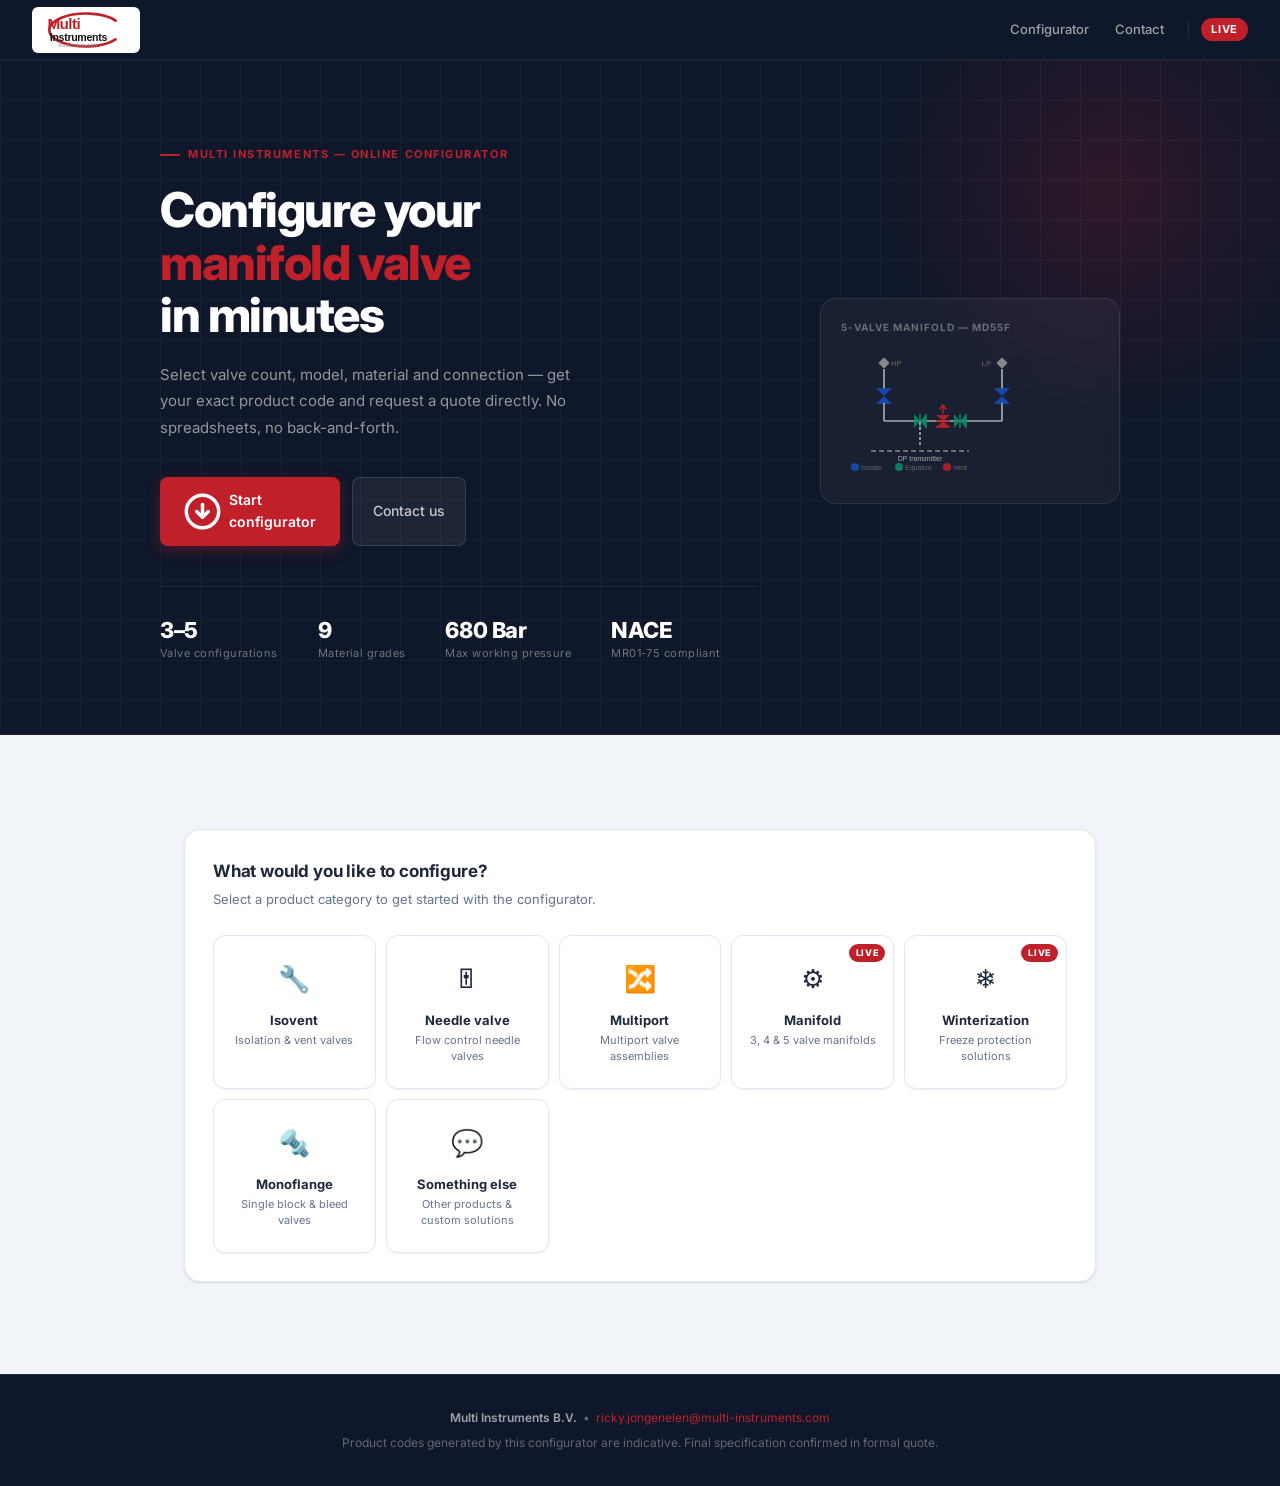
<file: index.html>
<!DOCTYPE html>
<html lang="en">
<head>
<meta charset="UTF-8">
<meta name="viewport" content="width=device-width,initial-scale=1">
<title>Multi Instruments — Product Configurator</title>
<link rel="stylesheet" href="style.css">
</head>
<body>

<!-- ── Topbar ──────────────────────────────────────────── -->
<header class="topbar">
  <a class="logo-wrap" href="#" onclick="reset();return false;">
    <!-- Multi Instruments logo — exact recreation -->
    <span style="display:inline-flex;align-items:center;background:#fff;border-radius:6px;padding:3px 8px 3px 6px;">
      <svg viewBox="0 0 160 68" xmlns="http://www.w3.org/2000/svg" style="height:40px;width:auto;flex-shrink:0;">
        <!-- Nearly complete red oval, gap at lower-right (~60°) -->
        <path d="M 132,50 A 62,28 0 1 1 132,18" stroke="#C0202A" stroke-width="4.5" fill="none" stroke-linecap="round"/>
        <!-- "Multi" bold red -->
        <text x="16" y="33" font-family="Arial Black,Arial,sans-serif" font-weight="900" font-size="26" fill="#C0202A" letter-spacing="-1">Multi</text>
        <!-- "Instruments" bold black -->
        <text x="20" y="52" font-family="Arial Black,Arial,sans-serif" font-weight="900" font-size="18" fill="#111111" letter-spacing="-0.5">Instruments</text>
        <!-- "Instrumentation" italic small -->
        <text x="34" y="63" font-family="Arial,sans-serif" font-style="italic" font-size="9" fill="#888" letter-spacing="0.3">Instrumentation</text>
      </svg>
    </span>
  </a>

  <div class="topbar-right">
    <nav class="topbar-nav">
      <a href="#configurator">Configurator</a>
      <a href="mailto:ricky.jongenelen@multi-instruments.com">Contact</a>
    </nav>
    <div class="topbar-divider"></div>
    <span class="topbar-badge">LIVE</span>
  </div>
</header>

<!-- ── Hero ────────────────────────────────────────────── -->
<section class="hero">
  <div class="hero-inner">
    <div class="hero-content">
      <div class="hero-eyebrow">Multi Instruments — Online Configurator</div>
      <h1>Configure your<br><em>manifold valve</em><br>in minutes</h1>
      <p class="hero-sub">
        Select valve count, model, material and connection — get your exact product code and request a quote directly. No spreadsheets, no back-and-forth.
      </p>
      <div class="hero-actions">
        <a class="btn-hero" href="#configurator">
          <svg viewBox="0 0 16 16" fill="none" xmlns="http://www.w3.org/2000/svg">
            <circle cx="8" cy="8" r="7" stroke="white" stroke-width="1.5"/>
            <polyline points="5.5,8 8,10.5 10.5,8" stroke="white" stroke-width="1.5" stroke-linecap="round" stroke-linejoin="round"/>
            <line x1="8" y1="5" x2="8" y2="10.5" stroke="white" stroke-width="1.5" stroke-linecap="round"/>
          </svg>
          Start configurator
        </a>
        <a class="btn-hero-ghost" href="mailto:ricky.jongenelen@multi-instruments.com">
          Contact us
        </a>
      </div>

      <div class="hero-specs">
        <div class="hero-spec">
          <div class="val">3–5</div>
          <div class="lbl">Valve configurations</div>
        </div>
        <div class="hero-spec">
          <div class="val">9</div>
          <div class="lbl">Material grades</div>
        </div>
        <div class="hero-spec">
          <div class="val">680 Bar</div>
          <div class="lbl">Max working pressure</div>
        </div>
        <div class="hero-spec">
          <div class="val">NACE</div>
          <div class="lbl">MR01-75 compliant</div>
        </div>
      </div>
    </div>

    <!-- Hero visual: mini manifold schematic -->
    <div class="hero-visual">
      <div class="hero-visual-inner">
        <div class="hero-visual-label">5-valve manifold — MD55F</div>
        <svg width="212" height="130" viewBox="0 0 212 130" xmlns="http://www.w3.org/2000/svg">
          <!-- Process connections -->
          <rect x="39" y="12" width="8" height="8" rx="1" fill="#888" transform="rotate(45,43,16)"/>
          <text x="50" y="19" font-size="7.5" font-weight="700" fill="#555" font-family="Arial,sans-serif">HP</text>
          <rect x="157" y="12" width="8" height="8" rx="1" fill="#888" transform="rotate(45,161,16)"/>
          <text x="150" y="19" font-size="7.5" font-weight="700" fill="#555" font-family="Arial,sans-serif" text-anchor="end">LP</text>

          <!-- Stems: process → ISO valves -->
          <line x1="43" y1="22" x2="43" y2="42" stroke="#bbb" stroke-width="1.5"/>
          <line x1="161" y1="22" x2="161" y2="42" stroke="#bbb" stroke-width="1.5"/>

          <!-- ISO valves (blue bowtie, vertical) -->
          <line x1="36" y1="42" x2="50" y2="42" stroke="#1a4db8" stroke-width="1.5"/>
          <polygon points="36,42 50,42 43,49" fill="#1a4db8" opacity="0.88"/>
          <polygon points="36,56 50,56 43,49" fill="#1a4db8" opacity="0.88"/>
          <line x1="36" y1="56" x2="50" y2="56" stroke="#1a4db8" stroke-width="1.5"/>

          <line x1="154" y1="42" x2="168" y2="42" stroke="#1a4db8" stroke-width="1.5"/>
          <polygon points="154,42 168,42 161,49" fill="#1a4db8" opacity="0.88"/>
          <polygon points="154,56 168,56 161,49" fill="#1a4db8" opacity="0.88"/>
          <line x1="154" y1="56" x2="168" y2="56" stroke="#1a4db8" stroke-width="1.5"/>

          <!-- Stems: ISO → body -->
          <line x1="43" y1="56" x2="43" y2="74" stroke="#bbb" stroke-width="1.5"/>
          <line x1="161" y1="56" x2="161" y2="74" stroke="#bbb" stroke-width="1.5"/>

          <!-- Manifold body -->
          <line x1="43" y1="74" x2="161" y2="74" stroke="#aaa" stroke-width="1.5"/>

          <!-- EQ1 (green, horizontal) -->
          <line x1="79" y1="67" x2="79" y2="81" stroke="#0e8a65" stroke-width="1.5"/>
          <polygon points="73,67 73,81 79,74" fill="#0e8a65" opacity="0.88"/>
          <polygon points="85,67 85,81 79,74" fill="#0e8a65" opacity="0.88"/>
          <line x1="85" y1="67" x2="85" y2="81" stroke="#0e8a65" stroke-width="1.5"/>

          <!-- VENT (red, vertical + arrow) -->
          <line x1="95" y1="74" x2="109" y2="74" stroke="#C0202A" stroke-width="1.5"/>
          <polygon points="95,68 109,68 102,74" fill="#C0202A" opacity="0.88"/>
          <polygon points="95,80 109,80 102,74" fill="#C0202A" opacity="0.88"/>
          <line x1="95" y1="80" x2="109" y2="80" stroke="#C0202A" stroke-width="1.5"/>
          <!-- vent arrow up -->
          <line x1="102" y1="58" x2="102" y2="67" stroke="#C0202A" stroke-width="1.5"/>
          <polyline points="99,62 102,58 105,62" stroke="#C0202A" stroke-width="1.5" fill="none" stroke-linecap="round" stroke-linejoin="round"/>

          <!-- EQ2 (green, horizontal) -->
          <line x1="119" y1="67" x2="119" y2="81" stroke="#0e8a65" stroke-width="1.5"/>
          <polygon points="113,67 113,81 119,74" fill="#0e8a65" opacity="0.88"/>
          <polygon points="125,67 125,81 119,74" fill="#0e8a65" opacity="0.88"/>
          <line x1="125" y1="67" x2="125" y2="81" stroke="#0e8a65" stroke-width="1.5"/>

          <!-- Stem: body → instrument -->
          <line x1="79" y1="75" x2="79" y2="100" stroke="#bbb" stroke-width="1.5" stroke-dasharray="3,2"/>

          <!-- Instrument -->
          <line x1="30" y1="104" x2="128" y2="104" stroke="#888" stroke-width="1.5" stroke-dasharray="5,3"/>
          <text x="79" y="114" font-size="7" fill="#aaa" font-family="Arial,sans-serif" text-anchor="middle">DP transmitter</text>

          <!-- Legend -->
          <circle cx="14" cy="120" r="4" fill="#1a4db8" opacity="0.88"/>
          <text x="20" y="123" font-size="7" fill="#666" font-family="Arial,sans-serif">Isolate</text>
          <circle cx="58" cy="120" r="4" fill="#0e8a65" opacity="0.88"/>
          <text x="64" y="123" font-size="7" fill="#666" font-family="Arial,sans-serif">Equalize</text>
          <circle cx="106" cy="120" r="4" fill="#C0202A" opacity="0.88"/>
          <text x="112" y="123" font-size="7" fill="#666" font-family="Arial,sans-serif">Vent</text>
        </svg>
      </div>
    </div>
  </div>
</section>

<!-- ── Configurator ─────────────────────────────────────── -->
<section id="configurator">
  <div class="main">
    <div class="step-header">
      <div class="prog" id="prog"></div>
      <div class="prog-meta">
        <div class="prog-label" id="prog-label"></div>
        <div class="code-pill" id="code-pill" style="opacity:0">—</div>
      </div>
    </div>
    <div id="ct"></div>
  </div>
</section>

<!-- ── Footer ──────────────────────────────────────────── -->
<footer class="footer">
  <p>
    <strong>Multi Instruments B.V.</strong> &nbsp;&bull;&nbsp;
    <a href="mailto:ricky.jongenelen@multi-instruments.com">ricky.jongenelen@multi-instruments.com</a>
  </p>
  <p style="margin-top:4px;">Product codes generated by this configurator are indicative. Final specification confirmed in formal quote.</p>
</footer>

<script src="configurator.js"></script>
<script>render();</script>
</body>
</html>
</file>
<file: style.css>
@import url('https://fonts.googleapis.com/css2?family=Inter:wght@400;500;600;700;800;900&display=swap');

/* ── Reset ──────────────────────────────────────────────── */
*, *::before, *::after { box-sizing: border-box; margin: 0; padding: 0; }

:root {
  --red:        #C0202A;
  --red-dk:     #991a21;
  --red-lt:     rgba(192,32,42,.07);
  --navy:       #0f172a;
  --navy-mid:   #1e293b;
  --text:       #1e293b;
  --muted:      #64748b;
  --subtle:     #94a3b8;
  --border:     #e2e8f0;
  --bg:         #f1f5f9;
  --card:       #ffffff;
  --shadow-xs:  0 1px 2px rgba(15,23,42,.06);
  --shadow-sm:  0 1px 3px rgba(15,23,42,.08), 0 1px 2px rgba(15,23,42,.05);
  --shadow-md:  0 4px 16px rgba(15,23,42,.08), 0 2px 4px rgba(15,23,42,.05);
  --r:          12px;
  --r-sm:       8px;
  --r-lg:       16px;
}

html { scroll-behavior: smooth; }

body {
  font-family: 'Inter', system-ui, -apple-system, BlinkMacSystemFont, 'Segoe UI', sans-serif;
  background: var(--bg);
  color: var(--text);
  min-height: 100vh;
  font-size: 14px;
  line-height: 1.6;
  -webkit-font-smoothing: antialiased;
  -moz-osx-font-smoothing: grayscale;
}

/* ── Topbar ─────────────────────────────────────────────── */
.topbar {
  background: var(--navy);
  border-bottom: 1px solid rgba(255,255,255,.06);
  padding: 0 2rem;
  height: 60px;
  display: flex;
  align-items: center;
  justify-content: space-between;
  position: sticky;
  top: 0;
  z-index: 100;
}

.logo-wrap { display: flex; align-items: center; gap: 0; text-decoration: none; }

.topbar-right { display: flex; align-items: center; gap: 8px; }
.topbar-nav { display: flex; gap: 2px; }
.topbar-nav a {
  font-size: 13px; color: rgba(255,255,255,.6);
  text-decoration: none; padding: 6px 12px;
  border-radius: var(--r-sm); font-weight: 500;
  transition: color .15s, background .15s;
}
.topbar-nav a:hover { color: #fff; background: rgba(255,255,255,.08); }
.topbar-divider { width: 1px; height: 18px; background: rgba(255,255,255,.1); margin: 0 4px; }
.topbar-badge {
  font-size: 11px; font-weight: 700; letter-spacing: .06em;
  background: var(--red); color: #fff;
  padding: 3px 10px; border-radius: 20px;
}

/* ── Hero ───────────────────────────────────────────────── */
.hero {
  background: var(--navy);
  border-bottom: 1px solid rgba(255,255,255,.04);
  padding: 5rem 2rem 4.5rem;
  position: relative;
  overflow: hidden;
}

/* Subtle grid pattern */
.hero::before {
  content: '';
  position: absolute; inset: 0;
  background-image:
    linear-gradient(rgba(255,255,255,.03) 1px, transparent 1px),
    linear-gradient(90deg, rgba(255,255,255,.03) 1px, transparent 1px);
  background-size: 40px 40px;
  pointer-events: none;
}

/* Red glow in top-right */
.hero::after {
  content: '';
  position: absolute;
  top: -120px; right: -80px;
  width: 500px; height: 500px;
  background: radial-gradient(circle, rgba(192,32,42,.18) 0%, transparent 65%);
  pointer-events: none;
}

.hero-inner {
  max-width: 960px; margin: 0 auto;
  display: grid;
  grid-template-columns: 1fr 300px;
  gap: 4rem;
  align-items: center;
  position: relative; z-index: 1;
}

.hero-eyebrow {
  display: inline-flex; align-items: center; gap: 8px;
  font-size: 11px; font-weight: 700; letter-spacing: .14em;
  text-transform: uppercase; color: var(--red);
  margin-bottom: 1.25rem;
}
.hero-eyebrow::before {
  content: ''; width: 20px; height: 2px;
  background: var(--red); border-radius: 1px; flex-shrink: 0;
}

.hero h1 {
  font-size: clamp(2rem, 4vw, 3rem);
  font-weight: 800;
  color: #fff;
  line-height: 1.1;
  letter-spacing: -.03em;
  margin-bottom: 1.25rem;
}
.hero h1 em { font-style: normal; color: var(--red); }

.hero-sub {
  font-size: 15px; color: rgba(255,255,255,.55);
  line-height: 1.75; margin-bottom: 2.25rem; max-width: 440px;
}

.hero-actions { display: flex; gap: 12px; flex-wrap: wrap; }

.btn-hero {
  display: inline-flex; align-items: center; gap: 8px;
  background: var(--red); color: #fff;
  padding: 12px 24px; border-radius: var(--r-sm);
  font-size: 14px; font-weight: 600;
  text-decoration: none; border: none; cursor: pointer; font-family: inherit;
  transition: background .15s, transform .12s, box-shadow .15s;
  box-shadow: 0 4px 14px rgba(192,32,42,.35);
}
.btn-hero:hover { background: var(--red-dk); transform: translateY(-1px); box-shadow: 0 6px 20px rgba(192,32,42,.4); }

.btn-hero-ghost {
  display: inline-flex; align-items: center; gap: 8px;
  background: rgba(255,255,255,.06); color: rgba(255,255,255,.75);
  padding: 12px 20px; border-radius: var(--r-sm);
  font-size: 14px; font-weight: 500;
  text-decoration: none; border: 1px solid rgba(255,255,255,.12);
  cursor: pointer; font-family: inherit;
  transition: background .15s, color .15s, border-color .15s;
}
.btn-hero-ghost:hover { background: rgba(255,255,255,.1); color: #fff; border-color: rgba(255,255,255,.2); }

.hero-specs {
  display: flex; gap: 2.5rem; flex-wrap: wrap;
  margin-top: 2.5rem; padding-top: 2rem;
  border-top: 1px solid rgba(255,255,255,.08);
}
.hero-spec .val {
  font-size: 22px; font-weight: 800; color: #fff;
  letter-spacing: -.02em; line-height: 1;
}
.hero-spec .lbl { font-size: 11px; color: rgba(255,255,255,.4); margin-top: 4px; letter-spacing: .04em; }

/* Hero visual */
.hero-visual { flex-shrink: 0; }
.hero-visual-inner {
  background: rgba(255,255,255,.04);
  border: 1px solid rgba(255,255,255,.1);
  border-radius: var(--r-lg);
  padding: 1.25rem;
  backdrop-filter: blur(8px);
}
.hero-visual-label {
  font-size: 10px; font-weight: 700; letter-spacing: .1em;
  text-transform: uppercase; color: rgba(255,255,255,.35);
  margin-bottom: .75rem;
}

/* ── Configurator ───────────────────────────────────────── */
#configurator { scroll-margin-top: 60px; }
.main { max-width: 960px; margin: 0 auto; padding: 2rem 1.5rem 5rem; }

/* ── Progress ───────────────────────────────────────────── */
.step-header { margin-bottom: 1.5rem; }
.prog { display: flex; gap: 4px; margin-bottom: .75rem; }
.ps {
  flex: 1; height: 3px; border-radius: 2px;
  background: var(--border);
  transition: background .25s, opacity .25s;
}
.ps.done   { background: var(--red); }
.ps.active { background: var(--red); opacity: .35; }

.prog-meta { display: flex; justify-content: space-between; align-items: center; }
.prog-label {
  font-size: 11px; font-weight: 600; color: var(--muted);
  letter-spacing: .06em; text-transform: uppercase;
}
.code-pill {
  font-family: 'SF Mono', 'Fira Code', monospace;
  font-size: 11px; font-weight: 600;
  background: var(--navy); color: var(--red);
  padding: 4px 12px; border-radius: 20px;
  letter-spacing: .06em; transition: opacity .25s;
}

/* ── Cards ──────────────────────────────────────────────── */
.card {
  background: var(--card);
  border-radius: var(--r-lg);
  border: 1px solid var(--border);
  padding: 1.75rem;
  margin-bottom: 12px;
  box-shadow: var(--shadow-sm);
}

.stitle { font-size: 17px; font-weight: 700; color: var(--text); margin-bottom: 4px; letter-spacing: -.01em; }
.sdesc  { font-size: 13px; color: var(--muted); margin-bottom: 1.5rem; line-height: 1.65; }

/* ── Landing grid ───────────────────────────────────────── */
.landing-grid {
  display: grid;
  grid-template-columns: repeat(auto-fill, minmax(160px, 1fr));
  gap: 10px;
}

.lcard {
  border: 1px solid var(--border); border-radius: var(--r);
  padding: 1.4rem 1rem; cursor: pointer; text-align: center;
  position: relative; overflow: hidden; background: var(--card);
  transition: border-color .15s, box-shadow .15s, transform .15s;
  box-shadow: var(--shadow-xs);
}
.lcard:hover { border-color: var(--red); box-shadow: var(--shadow-md); transform: translateY(-2px); }
.lcard .licon { font-size: 26px; margin-bottom: 10px; display: block; }
.lcard .lname { font-size: 13px; font-weight: 700; color: var(--text); margin-bottom: 3px; }
.lcard .lsub  { font-size: 11px; color: var(--muted); line-height: 1.45; }

.live-badge {
  position: absolute; top: 8px; right: 8px;
  font-size: 9px; font-weight: 800; letter-spacing: .07em;
  background: var(--red); color: #fff;
  padding: 2px 7px; border-radius: 10px;
}

/* ── Valve type cards ───────────────────────────────────── */
.type-grid { display: grid; grid-template-columns: repeat(3,1fr); gap: 10px; margin-bottom: 1.5rem; }

.tcard {
  border: 1px solid var(--border); border-radius: var(--r);
  padding: 1.5rem 1rem 1.25rem; cursor: pointer; text-align: center;
  background: var(--card); position: relative; overflow: hidden;
  transition: border-color .15s, box-shadow .15s, transform .15s;
  box-shadow: var(--shadow-xs);
}
.tcard::before {
  content: ''; position: absolute; top: 0; left: 0; right: 0;
  height: 3px; background: var(--border); transition: background .15s;
}
.tcard:hover { border-color: var(--red); box-shadow: var(--shadow-md); transform: translateY(-2px); }
.tcard:hover::before, .tcard.sel::before { background: var(--red); }
.tcard.sel { border-color: var(--red); background: rgba(192,32,42,.025); }

.tc-num   { font-size: 44px; font-weight: 800; color: var(--red); line-height: 1; letter-spacing: -.04em; }
.tc-label { font-size: 13px; font-weight: 700; color: var(--text); margin-top: 8px; }
.tc-sub   { font-size: 11px; color: var(--muted); margin-top: 4px; line-height: 1.4; }

/* ── Model grid ─────────────────────────────────────────── */
.og { display: grid; grid-template-columns: repeat(auto-fill, minmax(210px, 1fr)); gap: 10px; margin-bottom: 1.25rem; }

.oc {
  border: 1px solid var(--border); border-radius: var(--r);
  padding: 1rem; cursor: pointer; background: var(--card);
  transition: border-color .15s, box-shadow .15s, transform .12s;
  position: relative; box-shadow: var(--shadow-xs);
}
.oc:hover { border-color: var(--red); box-shadow: var(--shadow-md); transform: translateY(-2px); }
.oc.sel   { border-color: var(--red); background: rgba(192,32,42,.025); }
.oc.sel::after {
  content: '✓'; position: absolute; top: 10px; right: 12px;
  font-size: 12px; font-weight: 800; color: var(--red);
}
.oc .cc   { font-size: 12px; font-weight: 800; color: var(--red); font-family: 'SF Mono','Fira Code',monospace; letter-spacing: .06em; margin-bottom: 5px; }
.oc .cdiv { width: 100%; height: 1px; background: var(--border); margin-bottom: 8px; }
.oc .cn   { font-size: 12px; font-weight: 700; color: var(--text); margin-bottom: 4px; }
.oc .cs   { font-size: 11px; color: var(--muted); line-height: 1.45; margin-bottom: 8px; }
.oc .valve-schema { border-radius: var(--r-sm); background: var(--bg); overflow: hidden; }

/* ── Option cards ───────────────────────────────────────── */
.og2 { display: grid; grid-template-columns: repeat(auto-fill, minmax(150px, 1fr)); gap: 8px; margin-bottom: 1.25rem; }

.oc2 {
  border: 1px solid var(--border); border-radius: var(--r-sm);
  padding: .9rem; cursor: pointer; background: var(--card);
  transition: border-color .15s, box-shadow .15s, transform .12s;
  position: relative; box-shadow: var(--shadow-xs);
}
.oc2:hover { border-color: var(--red); box-shadow: var(--shadow-md); transform: translateY(-1px); }
.oc2.sel   { border-color: var(--red); background: rgba(192,32,42,.025); }
.oc2.sel::after {
  content: '✓'; position: absolute; top: 8px; right: 10px;
  font-size: 11px; font-weight: 800; color: var(--red);
}
.oc2 .cc { font-size: 10px; font-weight: 800; color: var(--red); font-family: 'SF Mono','Fira Code',monospace; letter-spacing: .08em; margin-bottom: 4px; text-transform: uppercase; }
.oc2 .cn { font-size: 13px; font-weight: 600; color: var(--text); }
.oc2 .cs { font-size: 11px; color: var(--muted); margin-top: 3px; line-height: 1.45; }

/* ── Checkbox rows ──────────────────────────────────────── */
.chk-row {
  display: flex; align-items: flex-start; gap: 12px;
  padding: .85rem 1rem; border: 1px solid var(--border);
  border-radius: var(--r-sm); cursor: pointer;
  background: var(--card); margin-bottom: 8px;
  transition: border-color .15s, box-shadow .15s;
  box-shadow: var(--shadow-xs);
}
.chk-row:hover { border-color: var(--red); box-shadow: var(--shadow-sm); }
.chk-row.sel   { border-color: var(--red); background: rgba(192,32,42,.025); }

.chkbox {
  width: 18px; height: 18px; border-radius: 5px;
  border: 1.5px solid #cbd5e1; background: #fff;
  flex-shrink: 0; margin-top: 1px;
  display: flex; align-items: center; justify-content: center;
  transition: background .15s, border-color .15s;
}
.chk-row.sel .chkbox { background: var(--red); border-color: var(--red); }
.chk-row.sel .chkbox::after {
  content: ''; display: block; width: 9px; height: 6px;
  border-left: 2px solid #fff; border-bottom: 2px solid #fff;
  transform: rotate(-45deg) translateY(-1px);
}

.chk-code {
  font-family: 'SF Mono','Fira Code',monospace;
  font-size: 10px; font-weight: 700; color: var(--red);
  background: var(--red-lt); padding: 1px 7px;
  border-radius: 4px; margin-left: 7px;
}

.note {
  font-size: 12px; color: var(--muted);
  background: var(--bg); padding: 10px 16px;
  border-radius: var(--r-sm); margin-bottom: 1.25rem;
  line-height: 1.6; border-left: 3px solid var(--red);
}

/* ── Buttons ────────────────────────────────────────────── */
.nav { display: flex; gap: 8px; align-items: center; flex-wrap: wrap; padding-top: .5rem; }

.btn {
  padding: 9px 20px; border-radius: var(--r-sm);
  border: 1px solid var(--border); background: var(--card);
  cursor: pointer; font-size: 13px; font-weight: 600;
  color: var(--text); font-family: inherit;
  transition: background .15s, border-color .15s, box-shadow .15s;
  box-shadow: var(--shadow-xs);
}
.btn:hover { background: var(--bg); border-color: #cbd5e1; box-shadow: var(--shadow-sm); }
.btn.pri {
  background: var(--red); color: #fff; border-color: var(--red);
  box-shadow: 0 2px 8px rgba(192,32,42,.25);
}
.btn.pri:hover { background: var(--red-dk); border-color: var(--red-dk); box-shadow: 0 4px 14px rgba(192,32,42,.35); }
.btn.danger  { color: var(--red); border-color: #fecdd3; background: #fff; }
.btn.danger:hover { background: #fff5f5; border-color: #fca5a5; }
.btn:disabled { opacity: .35; cursor: default; pointer-events: none; }

/* ── Result / Quote card ────────────────────────────────── */
.result-card {
  background: var(--card); border-radius: var(--r-lg);
  border: 1px solid var(--border);
  padding: 1.75rem; margin-bottom: 12px;
  position: relative; overflow: hidden;
  box-shadow: var(--shadow-sm);
}
.result-card::before {
  content: ''; position: absolute;
  top: 0; left: 0; right: 0; height: 3px; background: var(--red);
}

.rcode {
  font-family: 'SF Mono','Fira Code',monospace;
  font-size: 20px; font-weight: 700; color: var(--text);
  margin-bottom: .75rem; word-break: break-all; letter-spacing: .04em;
}

.segs { display: flex; flex-wrap: wrap; gap: 5px; margin-bottom: 1.25rem; }
.seg {
  font-size: 11px; font-weight: 700; padding: 3px 10px; border-radius: 20px;
  background: var(--red-lt); color: var(--red);
  font-family: 'SF Mono','Fira Code',monospace;
  border: 1px solid rgba(192,32,42,.14);
}
.seg.o {
  background: rgba(14,138,101,.07); color: #0e8a65;
  border-color: rgba(14,138,101,.15);
}

.st { width: 100%; font-size: 13px; border-collapse: collapse; }
.st td { padding: 8px 0; border-bottom: 1px solid var(--border); vertical-align: top; }
.st td:first-child { color: var(--muted); width: 44%; font-size: 12px; font-weight: 500; }
.st tr:last-child td { border-bottom: none; }

.sec-title {
  font-size: 11px; font-weight: 700; color: var(--subtle);
  text-transform: uppercase; letter-spacing: .1em;
  margin-bottom: .85rem; padding-bottom: .6rem;
  border-bottom: 1px solid var(--border);
}

/* ── Quote list ─────────────────────────────────────────── */
.quote-list { margin-bottom: 1.25rem; }
.quote-item {
  display: flex; align-items: center; gap: 12px;
  padding: .85rem 1rem; border: 1px solid var(--border);
  border-radius: var(--r-sm); background: var(--bg);
  margin-bottom: 8px; box-shadow: var(--shadow-xs);
}
.quote-item-num {
  width: 24px; height: 24px; border-radius: 50%;
  background: var(--red); color: #fff;
  font-size: 11px; font-weight: 800;
  display: flex; align-items: center; justify-content: center; flex-shrink: 0;
}
.quote-item-code {
  font-family: 'SF Mono','Fira Code',monospace;
  font-size: 13px; font-weight: 700; color: var(--text); flex: 1;
}
.quote-item-del { background: none; border: none; cursor: pointer; color: var(--border); font-size: 16px; padding: 0 4px; transition: color .15s; }
.quote-item-del:hover { color: var(--red); }

/* ── Form ───────────────────────────────────────────────── */
.form-row { display: grid; grid-template-columns: 1fr 1fr; gap: 12px; }
.form-group { margin-bottom: .85rem; }
.form-group label,
.form-group .lbl {
  display: block; font-size: 12px; font-weight: 600;
  color: var(--navy-mid); margin-bottom: 6px; letter-spacing: .01em;
}
.form-group input,
.form-group textarea,
.form-group select {
  width: 100%; padding: 10px 14px;
  border: 1px solid var(--border); border-radius: var(--r-sm);
  font-size: 14px; font-family: inherit;
  color: var(--text); background: var(--card);
  transition: border-color .15s, box-shadow .15s;
  box-shadow: var(--shadow-xs);
  appearance: auto;
}
.form-group input:focus,
.form-group textarea:focus,
.form-group select:focus {
  outline: none; border-color: var(--red);
  box-shadow: 0 0 0 3px rgba(192,32,42,.1);
}
.form-group textarea { resize: vertical; min-height: 88px; }

/* ── Qty ────────────────────────────────────────────────── */
.qty-row { display: flex; align-items: center; gap: 8px; margin-bottom: 1.25rem; }
.qty-btn {
  width: 34px; height: 34px; border-radius: var(--r-sm);
  border: 1px solid var(--border); background: var(--card);
  cursor: pointer; font-size: 18px; color: var(--muted);
  display: flex; align-items: center; justify-content: center;
  transition: border-color .15s, color .15s, background .15s;
  flex-shrink: 0; box-shadow: var(--shadow-xs);
}
.qty-btn:hover { border-color: var(--red); color: var(--red); background: var(--red-lt); }
.qty-input {
  width: 64px; padding: 8px 10px;
  border: 1px solid var(--border); border-radius: var(--r-sm);
  font-size: 16px; font-weight: 700; text-align: center;
  font-family: inherit; color: var(--text);
  box-shadow: var(--shadow-xs);
}
.qty-input:focus { outline: none; border-color: var(--red); box-shadow: 0 0 0 3px rgba(192,32,42,.1); }

/* ── Success ────────────────────────────────────────────── */
.success-wrap { text-align: center; padding: 3rem 1rem 2rem; }
.success-icon {
  width: 64px; height: 64px; border-radius: 50%;
  background: rgba(14,138,101,.08); border: 2px solid #0e8a65;
  display: flex; align-items: center; justify-content: center;
  margin: 0 auto 1.25rem;
}
.success-icon::after {
  content: ''; display: block; width: 24px; height: 15px;
  border-left: 3px solid #0e8a65; border-bottom: 3px solid #0e8a65;
  transform: rotate(-45deg) translateY(-3px);
}
.success-wrap h3 { font-size: 20px; font-weight: 700; color: var(--text); margin-bottom: .5rem; letter-spacing: -.01em; }
.success-wrap p  { font-size: 14px; color: var(--muted); line-height: 1.7; margin-bottom: 1.75rem; }

.err-msg {
  font-size: 12px; color: var(--red); margin-top: 10px;
  padding: 10px 14px; background: rgba(192,32,42,.05);
  border-radius: var(--r-sm); border: 1px solid rgba(192,32,42,.15);
}

/* ── Legend ─────────────────────────────────────────────── */
.legend { display: flex; gap: 16px; flex-wrap: wrap; margin-bottom: 1.25rem; align-items: center; }
.legend-item { display: flex; align-items: center; gap: 6px; font-size: 12px; color: var(--muted); font-weight: 500; }
.legend-dot { width: 10px; height: 10px; border-radius: 50%; flex-shrink: 0; }

/* ── Footer ─────────────────────────────────────────────── */
.footer {
  background: var(--navy); border-top: 1px solid rgba(255,255,255,.06);
  padding: 2rem 1.5rem; text-align: center;
  font-size: 12px; color: rgba(255,255,255,.35); line-height: 1.8;
}
.footer strong { color: rgba(255,255,255,.6); font-weight: 600; }
.footer a { color: var(--red); text-decoration: none; }
.footer a:hover { text-decoration: underline; }

/* ── Responsive ─────────────────────────────────────────── */
@media (max-width: 780px) {
  .hero-inner { grid-template-columns: 1fr; }
  .hero-visual { display: none; }
  .topbar-nav { display: none; }
  .topbar-divider { display: none; }
  .form-row { grid-template-columns: 1fr; }
  .topbar { padding: 0 1.25rem; }
  .hero { padding: 3.5rem 1.25rem 3rem; }
  .main { padding: 1.5rem 1rem 4rem; }
}

@media (max-width: 480px) {
  .type-grid { gap: 8px; }
  .hero h1 { font-size: 1.75rem; }
  .hero-specs { gap: 1.5rem; }
  .nav { flex-direction: column; align-items: stretch; }
  .nav .btn { text-align: center; justify-content: center; }
  .card { padding: 1.25rem; }
}
</file>
